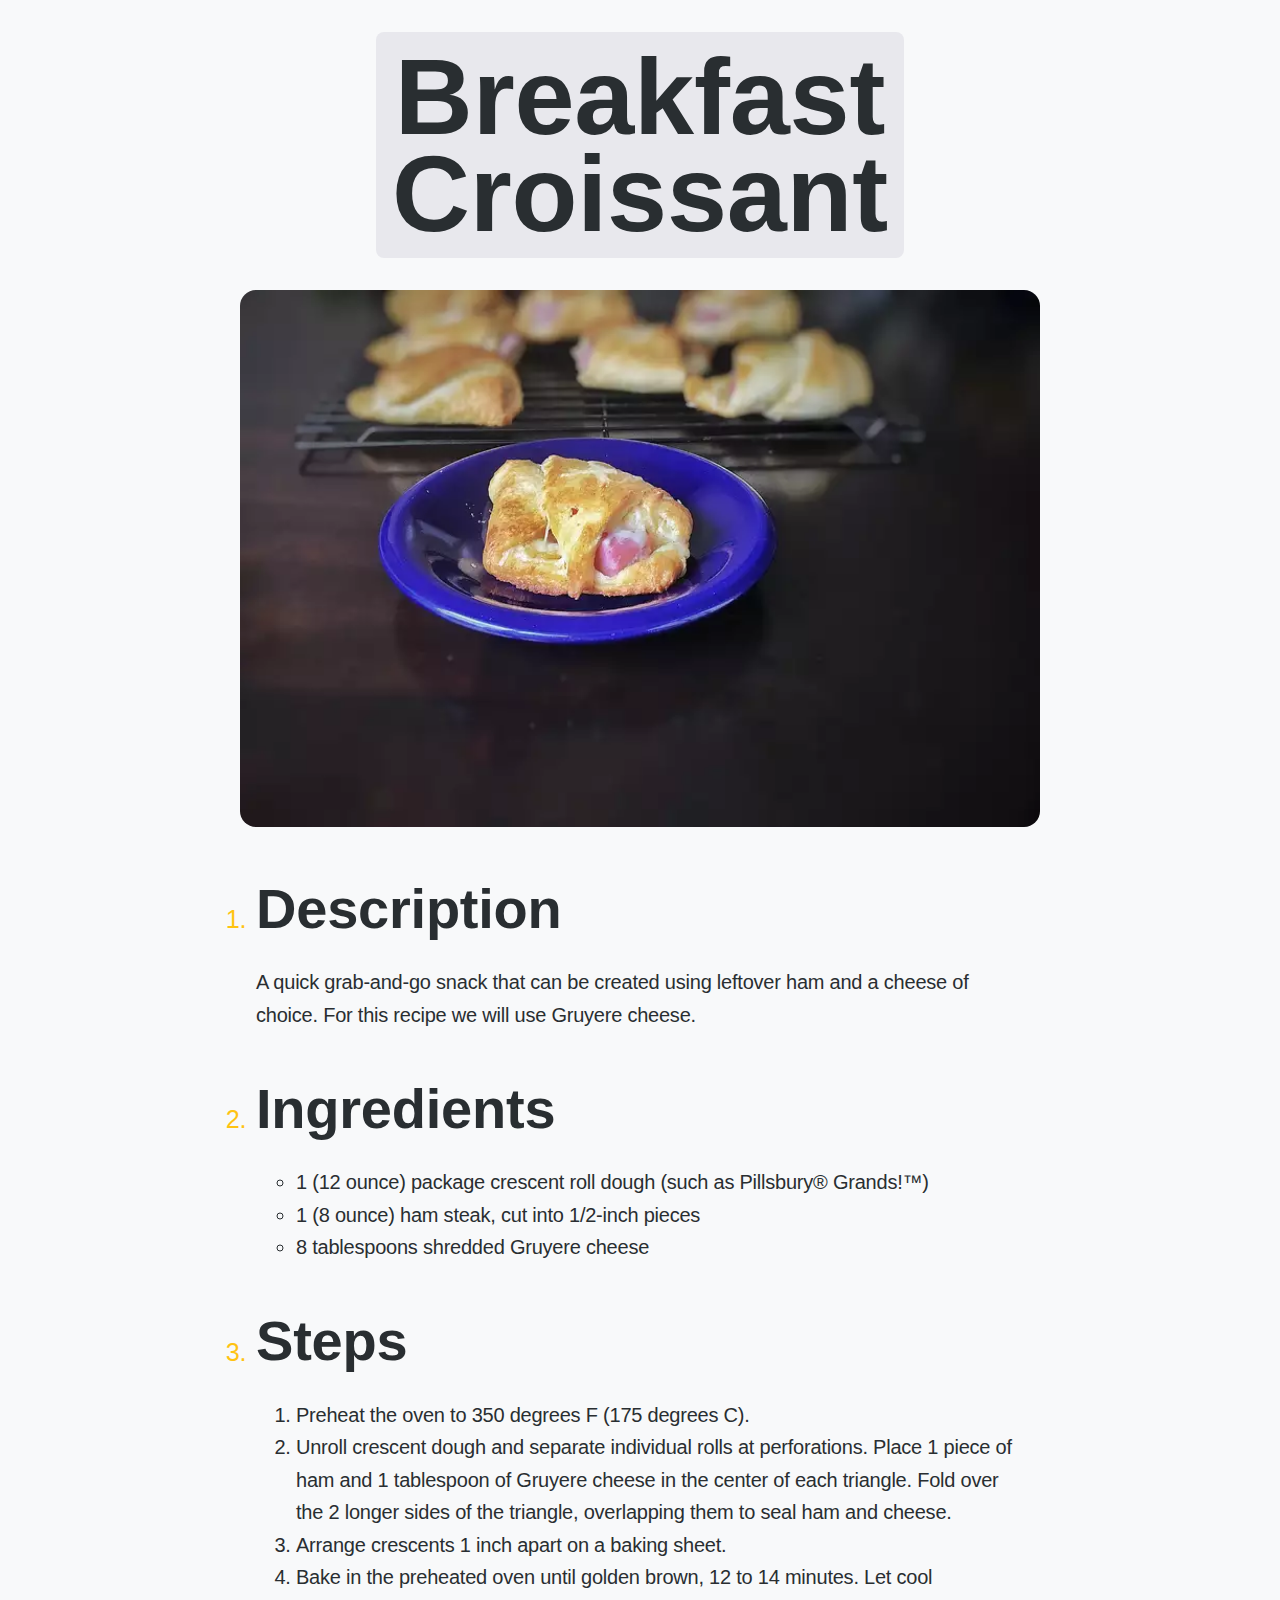
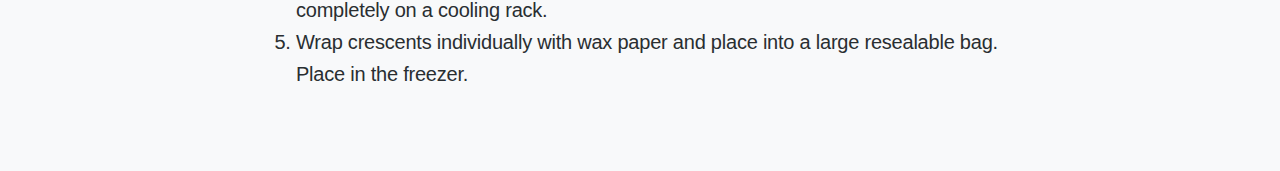
<file: recipes/breakfast-croissant.html>
<!DOCTYPE html>
<html lang="en">
<head>
    <meta charset="UTF-8">
    <meta http-equiv="X-UA-Compatible" content="IE=edge">
    <meta name="viewport" content="width=device-width, initial-scale=1.0">
    <title>Breakfast Croissant</title>
    <link rel="preconnect" href="https://fonts.googleapis.com">
    <link rel="preconnect" href="https://fonts.gstatic.com" crossorigin>
    <link href="https://fonts.googleapis.com/css2?family=Montserrat:ital,wght@0,100;0,200;0,300;0,400;0,500;0,600;0,700;0,800;0,900;1,100;1,200;1,300;1,400;1,500;1,600;1,700;1,800;1,900&display=swap" rel="stylesheet">
    <link href="https://fonts.googleapis.com/css2?family=Questrial&display=swap" rel="stylesheet">
    <link rel="stylesheet" href="../styles.css">
</head>
<body>
    <h1>Breakfast Croissant</h1>
    <img src="../images/breakfast-croissant.webp" alt="crispy croissant">
    <h2><div class="numbers">1.</div>Description</h2>
    <p>A quick grab-and-go snack that can be created using leftover ham and a cheese of choice. For this recipe we will use Gruyere cheese.</p>
    <h2><div class="numbers">2.</div>Ingredients</h2>
    <ul>
        <li>1 (12 ounce) package crescent roll dough (such as Pillsbury® Grands!™)</li>
        <li>1 (8 ounce) ham steak, cut into 1/2-inch pieces</li>
        <li>8 tablespoons shredded Gruyere cheese</li>
    </ul>
    <h2><div class="numbers">3.</div>Steps</h2>
    <ol>
        <li>Preheat the oven to 350 degrees F (175 degrees C).</li>
        <li>Unroll crescent dough and separate individual rolls at perforations. Place 1 piece of ham and 1 tablespoon of Gruyere
        cheese in the center of each triangle. Fold over the 2 longer sides of the triangle, overlapping them to seal ham and
        cheese.</li>
        <li>Arrange crescents 1 inch apart on a baking sheet.</li>
        <li>Bake in the preheated oven until golden brown, 12 to 14 minutes. Let cool completely on a cooling rack.</li>
        <li>Wrap crescents individually with wax paper and place into a large resealable bag. Place in the freezer.</li>
    </ol>
</body>
</html>
</file>
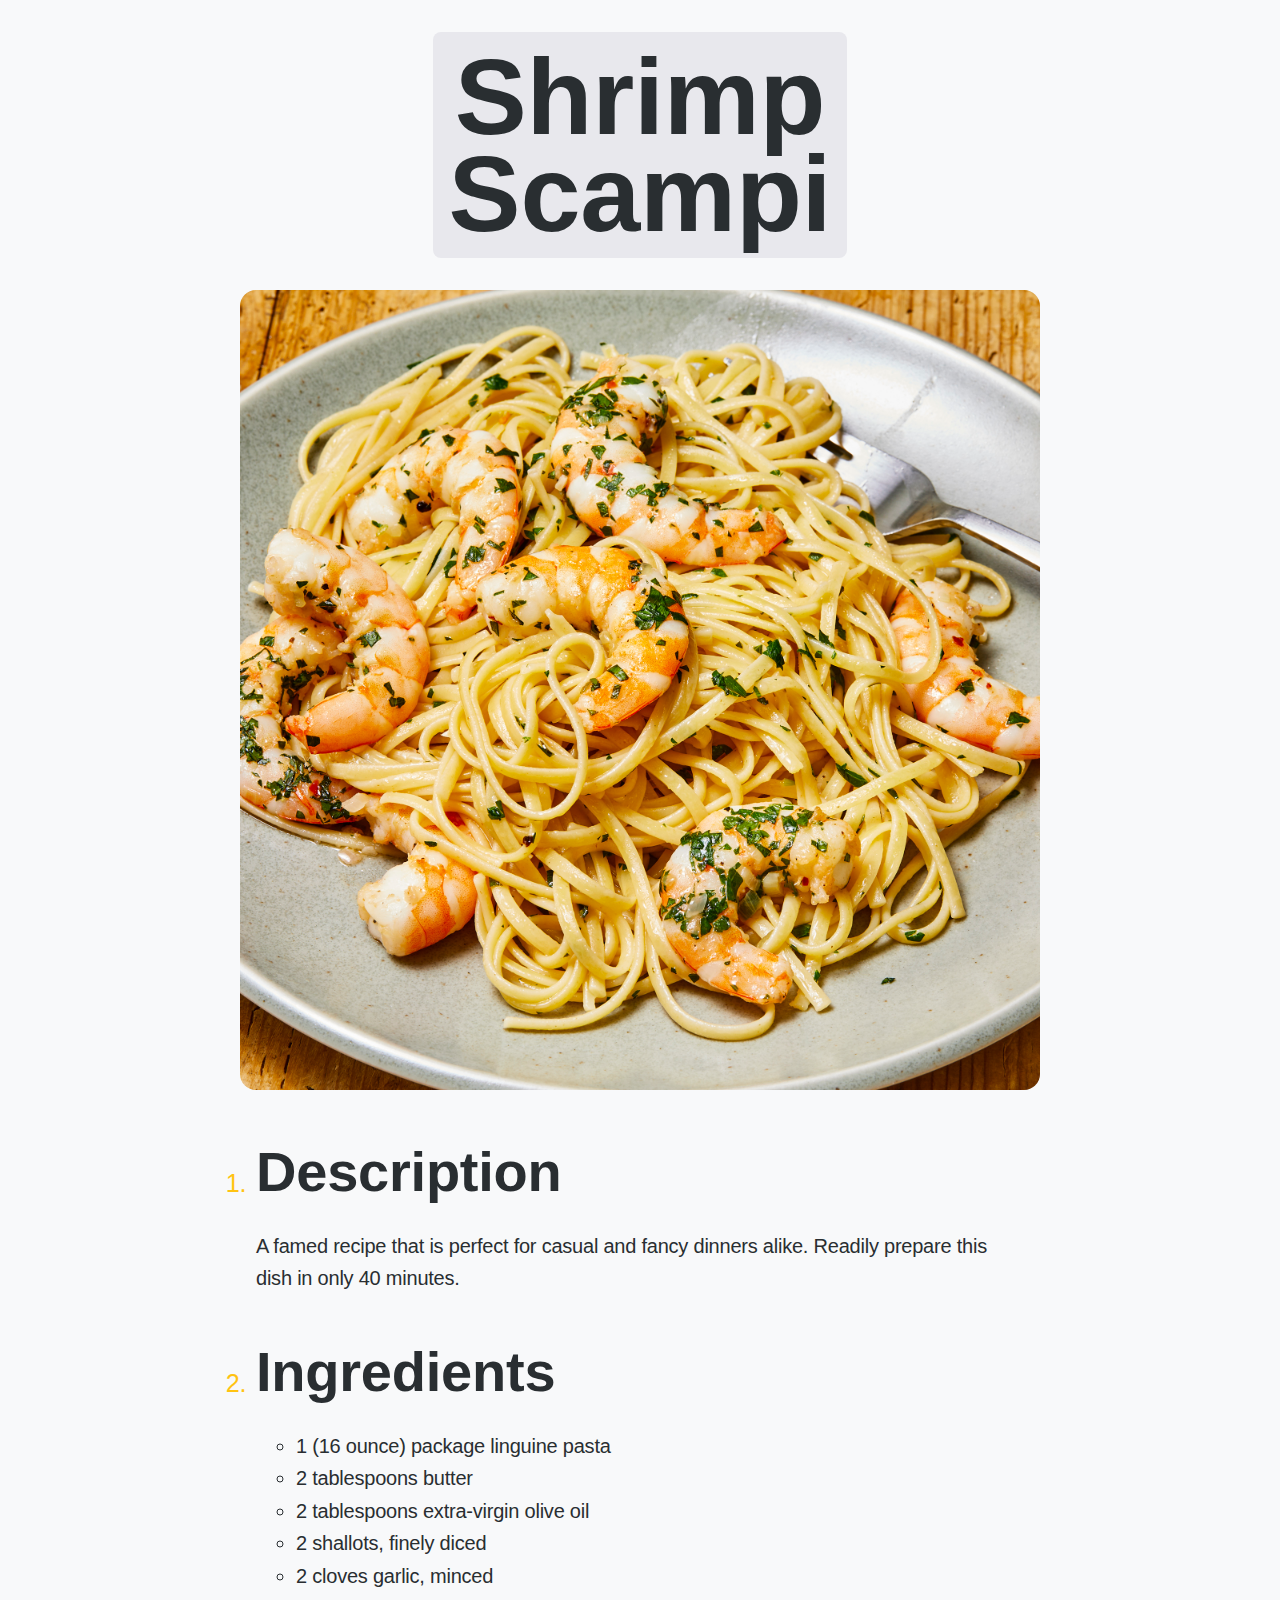
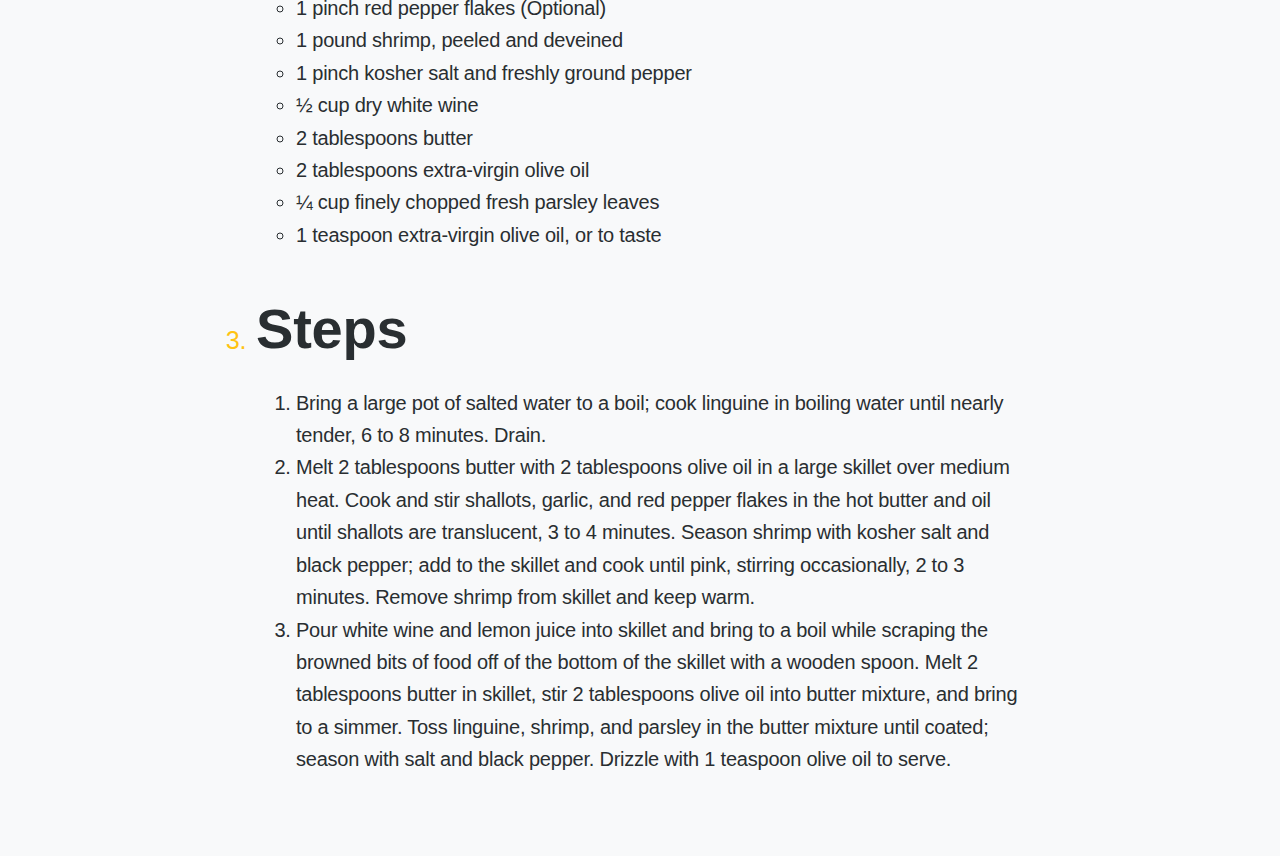
<file: recipes/shrimp-scampi.html>
<!DOCTYPE html>
<html lang="en">
<head>
    <meta charset="UTF-8">
    <meta http-equiv="X-UA-Compatible" content="IE=edge">
    <meta name="viewport" content="width=device-width, initial-scale=1.0">
    <title>Shrimp Scampi</title>
    <link rel="preconnect" href="https://fonts.googleapis.com">
    <link rel="preconnect" href="https://fonts.gstatic.com" crossorigin>
    <link href="https://fonts.googleapis.com/css2?family=Montserrat:ital,wght@0,100;0,200;0,300;0,400;0,500;0,600;0,700;0,800;0,900;1,100;1,200;1,300;1,400;1,500;1,600;1,700;1,800;1,900&display=swap" rel="stylesheet">
    <link href="https://fonts.googleapis.com/css2?family=Questrial&display=swap" rel="stylesheet">
    <link rel="stylesheet" href="../styles.css">
</head>
<body>
    <h1>Shrimp Scampi</h1>
    <img src="../images/shrimp-scampi.jpeg" alt="tasty shrimp scampi">
    <h2><div class="numbers">1.</div> Description</h2>
    <p>A famed recipe that is perfect for casual and fancy dinners alike. Readily prepare this dish in only 40 minutes.</p>
    <h2><div class="numbers">2.</div> Ingredients</h2>
    <ul>
        <li>1 (16 ounce) package linguine pasta</li>
        <li>2 tablespoons butter</li>
        <li>2 tablespoons extra-virgin olive oil</li>
        <li>2 shallots, finely diced</li>
        <li>2 cloves garlic, minced</li>
        <li>1 pinch red pepper flakes (Optional)</li>
        <li>1 pound shrimp, peeled and deveined</li>
        <li>1 pinch kosher salt and freshly ground pepper</li>
        <li>½ cup dry white wine</li>
        <li>2 tablespoons butter</li>
        <li>2 tablespoons extra-virgin olive oil</li>
        <li>¼ cup finely chopped fresh parsley leaves</li>
        <li>1 teaspoon extra-virgin olive oil, or to taste</li>
    </ul>
    <h2><div class="numbers">3.</div> Steps</h2>
    <ol>
        <li>Bring a large pot of salted water to a boil; cook linguine in boiling water until nearly tender, 6 to 8 minutes. Drain.</li>
        <li>Melt 2 tablespoons butter with 2 tablespoons olive oil in a large skillet over medium heat. Cook and stir shallots,
        garlic, and red pepper flakes in the hot butter and oil until shallots are translucent, 3 to 4 minutes. Season shrimp
        with kosher salt and black pepper; add to the skillet and cook until pink, stirring occasionally, 2 to 3 minutes. Remove
        shrimp from skillet and keep warm.</li>
        <li>Pour white wine and lemon juice into skillet and bring to a boil while scraping the browned bits of food off of the
        bottom of the skillet with a wooden spoon. Melt 2 tablespoons butter in skillet, stir 2 tablespoons olive oil into
        butter mixture, and bring to a simmer. Toss linguine, shrimp, and parsley in the butter mixture until coated; season
        with salt and black pepper. Drizzle with 1 teaspoon olive oil to serve.</li>
    </ol>
</body>
</html>
</file>
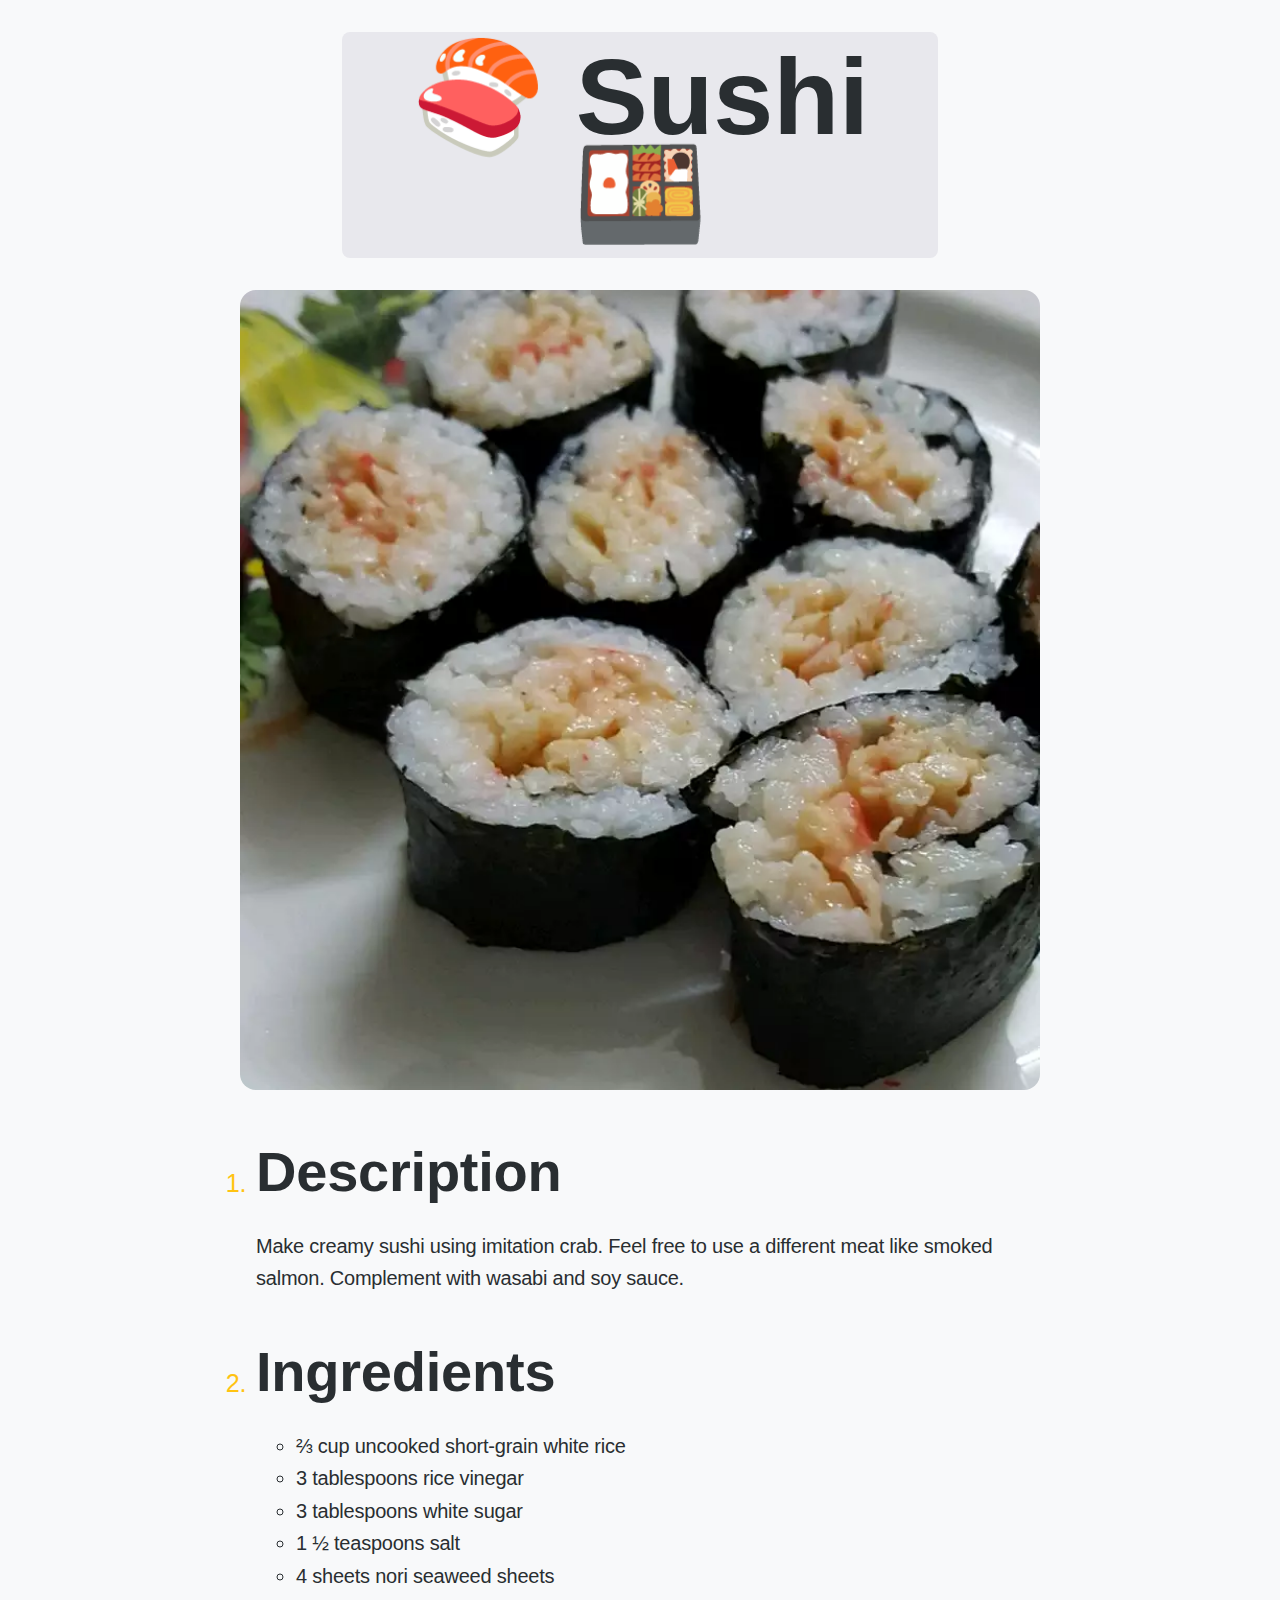
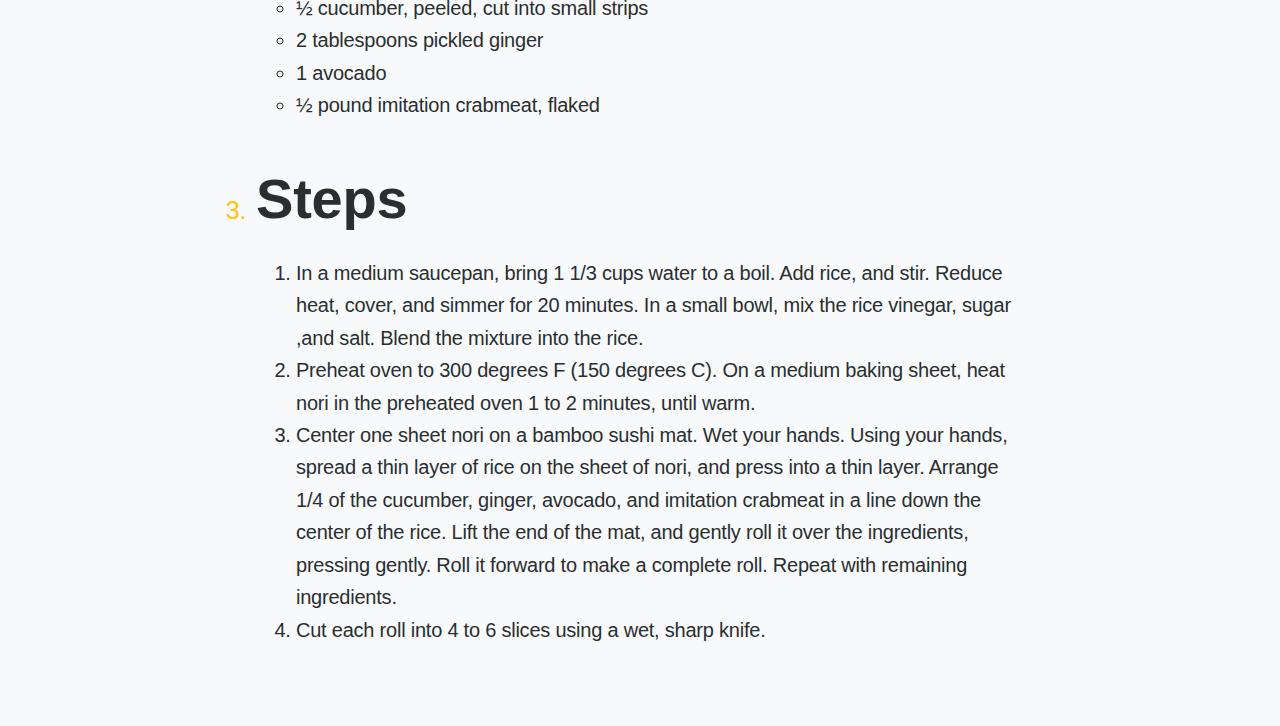
<file: recipes/sushi.html>
<!DOCTYPE html>
<html lang="en">
<head>
    <meta charset="UTF-8">
    <meta http-equiv="X-UA-Compatible" content="IE=edge">
    <meta name="viewport" content="width=device-width, initial-scale=1.0">
    <title>Sushi</title>
    <link rel="preconnect" href="https://fonts.googleapis.com">
    <link rel="preconnect" href="https://fonts.gstatic.com" crossorigin>
    <link href="https://fonts.googleapis.com/css2?family=Montserrat:ital,wght@0,100;0,200;0,300;0,400;0,500;0,600;0,700;0,800;0,900;1,100;1,200;1,300;1,400;1,500;1,600;1,700;1,800;1,900&display=swap" rel="stylesheet">
    <link href="https://fonts.googleapis.com/css2?family=Questrial&display=swap" rel="stylesheet">
    <link rel="stylesheet" href="../styles.css">
</head>
<body>
    <h1 class="sushi_heading">🍣 Sushi 🍱</h1>
    <img src="../images/sushi.webp" alt="creamy sushi">
    <h2><div class="numbers">1.</div>Description</h2>
    <p>Make creamy sushi using imitation crab. Feel free to use a different meat like smoked salmon. Complement with wasabi and soy sauce.</p>
    <h2><div class="numbers">2.</div>Ingredients</h2>
    <ul>
        <li>⅔ cup uncooked short-grain white rice</li>
        <li>3 tablespoons rice vinegar</li>
        <li>3 tablespoons white sugar</li>
        <li>1 ½ teaspoons salt</li>
        <li>4 sheets nori seaweed sheets</li>
        <li>½ cucumber, peeled, cut into small strips</li>
        <li>2 tablespoons pickled ginger</li>
        <li>1 avocado</li>
        <li>½ pound imitation crabmeat, flaked</li>
    </ul>
    <h2><div class="numbers">3.</div>Steps</h2>
    <ol>
        <li>In a medium saucepan, bring 1 1/3 cups water to a boil. Add rice, and stir. Reduce heat, cover, and simmer for 20
        minutes. In a small bowl, mix the rice vinegar, sugar ,and salt. Blend the mixture into the rice.</li>
        <li>Preheat oven to 300 degrees F (150 degrees C). On a medium baking sheet, heat nori in the preheated oven 1 to 2 minutes,
        until warm.</li>
        <li>Center one sheet nori on a bamboo sushi mat. Wet your hands. Using your hands, spread a thin layer of rice on the sheet
        of nori, and press into a thin layer. Arrange 1/4 of the cucumber, ginger, avocado, and imitation crabmeat in a line
        down the center of the rice. Lift the end of the mat, and gently roll it over the ingredients, pressing gently. Roll it
        forward to make a complete roll. Repeat with remaining ingredients.</li>
        <li>Cut each roll into 4 to 6 slices using a wet, sharp knife.</li>
    </ol>
</body>
</html>
</file>
<file: styles.css>
@import url('https://rsms.me/inter/inter.css');
html {font-family: 'Inter', sans-serif;}
@supports (font-variation-settings: normal) {
    html {font-family: 'Inter var', sans-serif;}
}

h1 {
    text-align: center;
    font-weight: 900;
    font-size: 108px;
    font-family: Inter, sans-serif;
    line-height: 97.2px;
    margin: 2rem auto;
    background: #e8e8ed;
    padding: 1rem 1rem;
    border-radius: 0.5rem;
    width: min-content;
}

.sushi_heading {
    display: inline-block;
    margin: 2rem 6.3691rem;
    width: fit-content;
}

#title {
    padding: 1rem 1rem 1.5rem
}

h2 {
    display: block;
    font-weight: 900;
    font-size: 3.5rem;
    margin: 40px 0px 0px -1.5rem;
    font-family: Inter, sans-serif;
    padding: 0.3rem 1rem 0.6rem 2.5rem;
    width: min-content;
    border-radius: 0.4rem;
}

h2:hover {
    background: #e8e8ed;
}

p, ul, ol {
    font-weight: 400;
    font-size: 20px;
    margin: 1rem 1rem;
    line-height: 32.4px;
}

ul {
    list-style-type: circle;
}

li:hover {
    background: #ffffff;
}

img {
    width: 800px;
    height: auto;
    margin: 0 auto;
    border-radius: 1rem;
}

.links-list {
    padding: 0;
    text-align: center;
}

.links-list li {
    display: inline-block;
    margin: 1rem 1rem;
}

.links-list a {
    color:#292e31;
    background-color: #dcdce0;
    padding: 1rem 1.5rem;
    text-decoration: none;
    border-radius: 0.5rem;
}

.links-list a:hover {
    background: #292e31;
    color: white;
}

.numbers {
    display: block;
    color: #ffc312;
    font-size: 0.45em;
    font-weight: 300;
    position:absolute;
    margin: 1.85rem 0 0 -1.2em;
}

body {
    font-family: Inter, sans-serif;
    font-feature-settings: "ss01", "ss03", "zero", "cv08", "cv11" 1;
    color: rgb(41, 46, 49);
    background: #f8f9fa;
    max-width: 800px;
    padding: 0rem;
    margin: 0rem auto 5rem;
    letter-spacing: -.014rem;
    -webkit-font-smoothing: antialiased;
}
</file>
